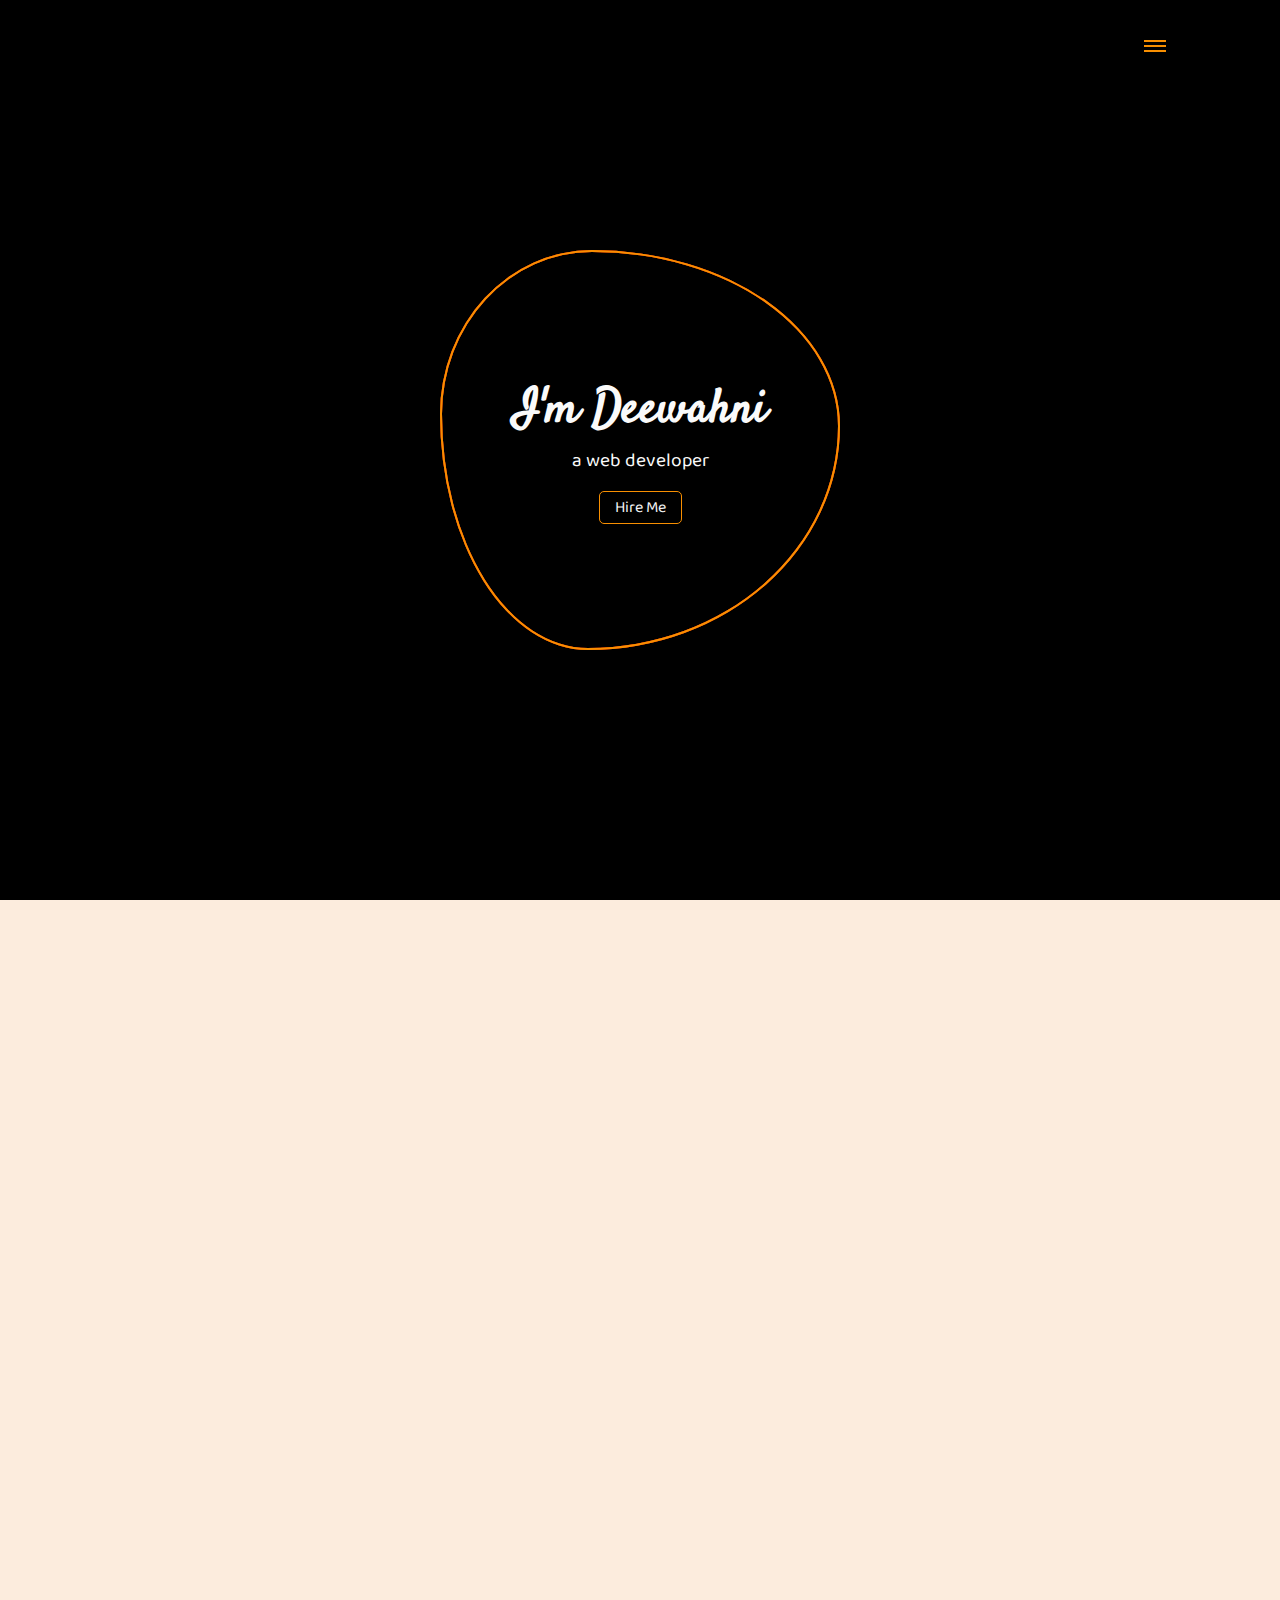
<file: index.html>
<!DOCTYPE html>
<html lang="en">

<head>
    <meta charset="UTF-8">
    <meta http-equiv="X-UA-Compatible" content="IE=edge">
    <meta name="viewport" content="width=device-width, initial-scale=1.0">
    <meta name="author" content="Deewahni Tidalgo">
    <script src="https://code.jquery.com/jquery-3.3.1.js"></script>
    <link rel="stylesheet" href="https://use.fontawesome.com/releases/v5.14.0/css/all.css">
    <link rel="stylesheet" media="screen and (max-width: 500px)" href="css/mobile.css">
    <link rel="stylesheet" media="screen and (max-width: 768px)" href="css/tablet.css">
    <link rel="stylesheet" href="css/style.css">
    <title>Deewahni's Portfolio</title>


</head>

<body>

    <header id="home">
        <div class="menu">
            <span class="toggle">
                <i></i>
                <i></i>
                <i></i>
            </span>
            <div class="menu-content">
                <ul>
                    <li><a href="#home">HOME</a></li>
                    <li><a href="#projects">PROJECTS</a></li>
                    <li><a href="#about">ABOUT</a></li>
                    <li><a href="#contact">CONTACT</a></li>
                </ul>
            </div>
        </div>

        <div class="square">
            <span class="circle"></span>
            <span class="circle"></span>
            <span class="circle"></span>
            <div class="content">
                <h1 class="l-head">I'm Deewahni</h1>
                <p class="l-lead">a web developer</p>
                <a class="btn-main" href="#contact">Hire Me</a>
            </div>
        </div>
    </header>

    <section id="projects">
        <aside class="title">My Projects</aside>

        <div class="wrapper">
            <div class="img-container">
                <a href="eims.html">
                    <div class="content">
                        <span class="circle-content"></span>
                        <h2>1st</h2>

                        <div class="back">
                            <span class="circle-content"></span>
                            <div>
                                <h2>EIMS</h2>
                                <p>Employee Information Management System stores and manages necessary data of
                                    employees.</p>
                            </div>
                        </div>
                    </div>
                </a>
            </div>
            
            <div class="img-container">
                <a href="durian.html">
                    <div class="content">
                        <span class="circle-content"></span>
                        <h2>2nd</h2>

                        <div class="back">
                            <span class="circle-content"></span>
                            <div>
                                <h2>The Durian</h2>
                                <p>this website merely shows off the durian fruit and some of its variety.</p>
                            </div>
                        </div>
                    </div>
                </a>
            </div>
            
            <div class="img-container">
                <a href="starbrecr.netlify.app">
                <div class="content">
                    <span class="circle-content"></span>
                    <h2>3rd</h2>

                    <div class="back">
                        <span class="circle-content"></span>
                        <div>
                            <h2>Starbucks Landing Page</h2>
                            <p>a recreation of the starbucks landing page.</p>
                        </div>
                    </div>
                </div>
                </a>
            </div>


            <!-- <div class="img-container">
                <a href="#">
                <div class="content">
                    <span class="circle-content"></span>
                    <h2>3rd</h2>

                    <div class="back">
                        <span class="circle-content"></span>
                        <div>
                            <h2>Website Title</h2>
                            <p>a little desription about the website created</p>
                        </div>
                    </div>
                </div>
                </a>
            </div> -->

          

        </div>
    </section>

    <section id="about">
        <aside class="title">About Me</aside>
        <div class="about-box">
            <div class="about-desc">
                <h1>Who's this Lady?</h1>
                <p>My name is Deewahni R. Tidalgo, 25 years old, living in Hilongos, Leyte. I am an aspiring web
                    developer. I finished a degree of
                    Bachelor of Science in Information Technology in the year 2020 at Southern Leyte State University.
                    I enjoy frontend web development and am tinkering with it as much as I can.
                </p>
            </div>
            <div class="picture-box">
                <div class="my-picture"></div>
            </div>
            <div class="highlights">
                <fieldset>
                    <legend>
                        <h2>My Skills</h2>
                    </legend>
                    <ul>
                        <li><i class="fab fa-html5 fa-4x"></i>
                            <p>HTML</p>
                        </li>
                        <li><i class="fab fa-css3-alt fa-4x"></i>
                            <p>CSS</p>
                        </li>
                        <li><i class="fab fa-sass fa-4x"></i>
                            <p>SASS</p>
                        </li>
                        <li><i class="fab fa-js-square fa-4x"></i>
                            <p>Javascript</p>
                        </li>
                        <li><i class="fab fa-github-alt fa-4x"></i>
                            <p>Github</p>
                        </li>
                    </ul>
                </fieldset>
            </div>
    </section>

    <section id="resume">
        <aside class="title">Resume</aside>
        <div class="wrapper">
            <p>Here is a pdf copy of my resume, feel free to download.</p>
            <a class="btn" href="deewahni_resume.pdf" download="Deewahni Tidalgo Resume">Download Resume</a>
        </div>
    </section>



    <footer id="contact">
        <div class="location">
            <h4>Location:</h4>
            <p>Brgy. Matapay, Hilongos, Leyte, Philippines</p>
        </div>
        <div class="socmed">
            <a href="https://www.facebook.com/deewahni"><i class="fab fa-facebook fa-2x"></i></a>
            <a href="https://github.com/Deewahni"><i class="fab fa-github fa-2x"></i></a>
            <a href="https://www.linkedin.com/in/deewahni-tidalgo-659186210/"><i class="fab fa-linkedin fa-2x"></i></a>

        </div>
        <div class="contact">
            <i class="fas fa-phone-alt"></i>0965-412-5023
            <br>
            <i class="fas fa-envelope"></i>deetidalgo@gmail.com
        </div>
    </footer>





    <script>
        // hamburger menu toggle on and off
        $('.toggle').on('click', function () {

            $('.menu').toggleClass('active');
        });

    </script>

</body>


</html>
</file>
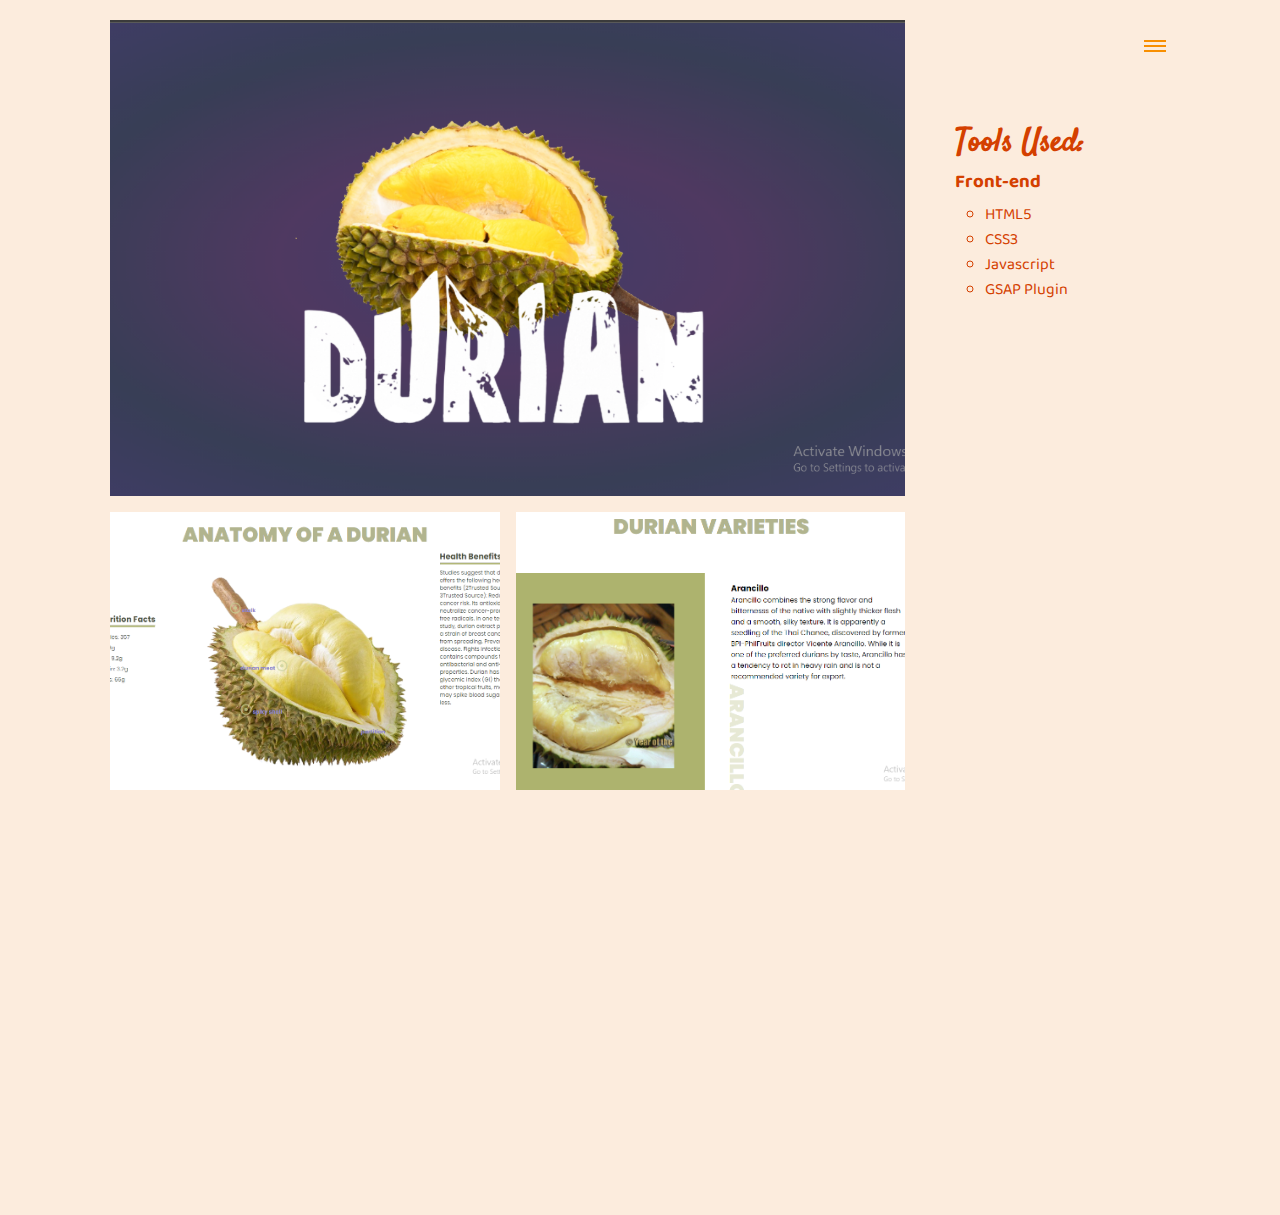
<file: durian.html>
<!DOCTYPE html>
<html lang="en">

<head>
    <meta charset="UTF-8">
    <meta http-equiv="X-UA-Compatible" content="IE=edge">
    <meta name="viewport" content="width=device-width, initial-scale=1.0">
    <meta name="author" content="Management System for employees">
    <script src="https://code.jquery.com/jquery-3.3.1.js"></script>
    <link rel="stylesheet" href="css/style.css">
    <title>Durian Website</title>
</head>




<body>

    <main>
        <div class="menu">
            <span class="toggle">
                <i></i>
                <i></i>
                <i></i>
            </span>
            <div class="menu-content">
                <ul>
                    <li><a href="../index.html#home">HOME</a></li>
                    <li><a href="../index.html#projects">PROJECTS</a></li>
                    <li><a href="../index.html#about">ABOUT</a></li>
                    <li><a href="../index.html#contact">CONTACT</a></li>
                </ul>
            </div>
        </div>

        <div class="gallery">
            <div class="gallery-container-1">
                <img src="images/Durian_site/durian-header.png" alt="landing page">
            </div>
            <div class="galler-container">
                <img src="/images/Durian_site/durian-anatomy.png" alt="profile page">
            </div>
            <div class="gallery-container">
                <img src="/images/Durian_site/durian-variety.png" alt="employee files">
            </div>
        </div>

        <aside>
            <h1 class="page-heading">Tools Used:</h1>
            <h3>Front-end</h3>
            <ul>
                <li>HTML5</li>
                <li>CSS3</li>
                <li>Javascript</li>
                <li>GSAP Plugin</li>
            </ul>
            
        </aside>
    </main>

    

    <article>
        <h1 class="page-heading">The Durian Fruit</h1>
        <a class="web-link" href="https://durian-parallax.netlify.app/">Go to Website</a>
        <p>
            This website shows information about the marvelous fruit, Durian. Some of the many varieties were included
            in this website.
            This is created with the use of HTML, CSS, and GSAP for its animation. It was my first time creating a
            website using GSAP to create animation.
            It was such a thrill to learn such a plugin. I had hard time manipulating the controls to make it the way I
            want it done, it sure was tough. But through reseach and watching a bunch of tutorials, I have made it
            through.
        </p>
    </article>

    <script>
        // hamburger menu toggle on and off
        $('.toggle').on('click', function () {

            $('.menu').toggleClass('active');
        });

    </script>
</body>

</html>
</file>
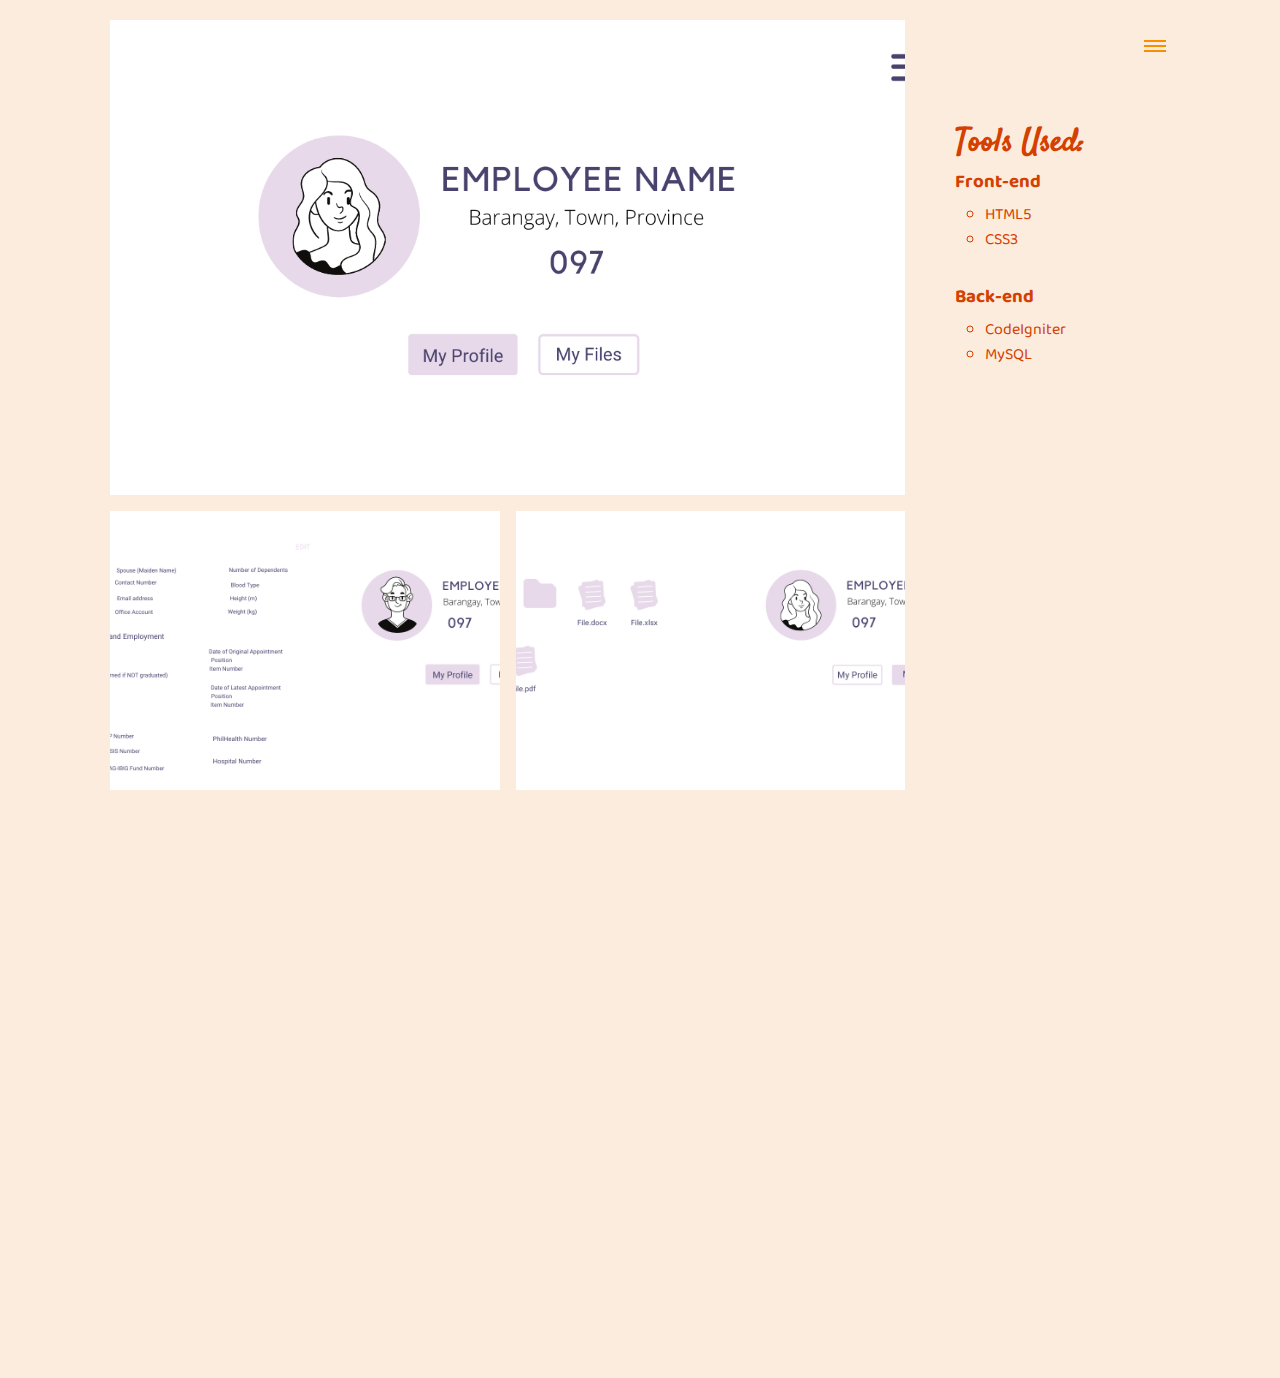
<file: eims.html>
<!DOCTYPE html>
<html lang="en">

<head>
    <meta charset="UTF-8">
    <meta http-equiv="X-UA-Compatible" content="IE=edge">
    <meta name="viewport" content="width=device-width, initial-scale=1.0">
    <meta name="author" content="Management System for employees">
    <script src="https://code.jquery.com/jquery-3.3.1.js"></script>
    <link rel="stylesheet" href="css/style.css">
    <title>Employment Information Management System</title>
</head>




<body>

    <main>
        <div class="menu">
            <span class="toggle">
                <i></i>
                <i></i>
                <i></i>
            </span>
            <div class="menu-content">
                <ul>
                    <li><a href="../index.html#home">HOME</a></li>
                    <li><a href="../index.html#projects">PROJECTS</a></li>
                    <li><a href="../index.html#about">ABOUT</a></li>
                    <li><a href="../index.html#contact">CONTACT</a></li>
                </ul>
            </div>
        </div>

        <div class="gallery">
            <div class="gallery-container-1">
                <img src="images/Employee_Account/LandingPage.png" alt="landing page">
            </div>
            <div class="galler-container">
                <img src="/images/Employee_Account/EmployeeProfile.png" alt="profile page">
            </div>
            <div class="gallery-container">
                <img src="/images/Employee_Account/EmployeeFiles.png" alt="employee files">
            </div>
        </div>

        <aside>
            <h1 class="page-heading">Tools Used:</h1>
            <h3>Front-end</h3>
            <ul>
                <li>HTML5</li>
                <li>CSS3</li>
            </ul>
            
            <h3>Back-end</h3>
            <ul>
                <li>CodeIgniter</li>
                <li>MySQL</li>
            </ul>
        </aside>
    </main>

   

    <article>
        <h1 class="page-heading">Employee Information Management System</h1>
        <a class="web-link" href="#">Go to Website</a>
        <p>
            This system is a collaboration work. It initially stores data into the server. As the name implies, employee
            information management is its main purpose. A client has requested to have a system where employees upload their
            information required by the organization. From basic information to things like SSS, SAL-N and whatnots, to
            name a few.
            This system is designed to upload and store any document files such as word, excel, pdf, and images.
            <br>
            Since it is built to store individual information, we designed the system to have log-in/log-out setup
            where every individual has their own account. We made the layout as simple as possible so that the not-so-techy
            employees will not have hard time operating it. We also created a dashboard for the administrator of this sytem. 
            It's function is to be able to oversee and check all the important files uploaded as well as the information provided.
        </p>
    </article>

    <script>
        // hamburger menu toggle on and off
        $('.toggle').on('click', function () {

            $('.menu').toggleClass('active');
        });

    </script>
</body>

</html>
</file>
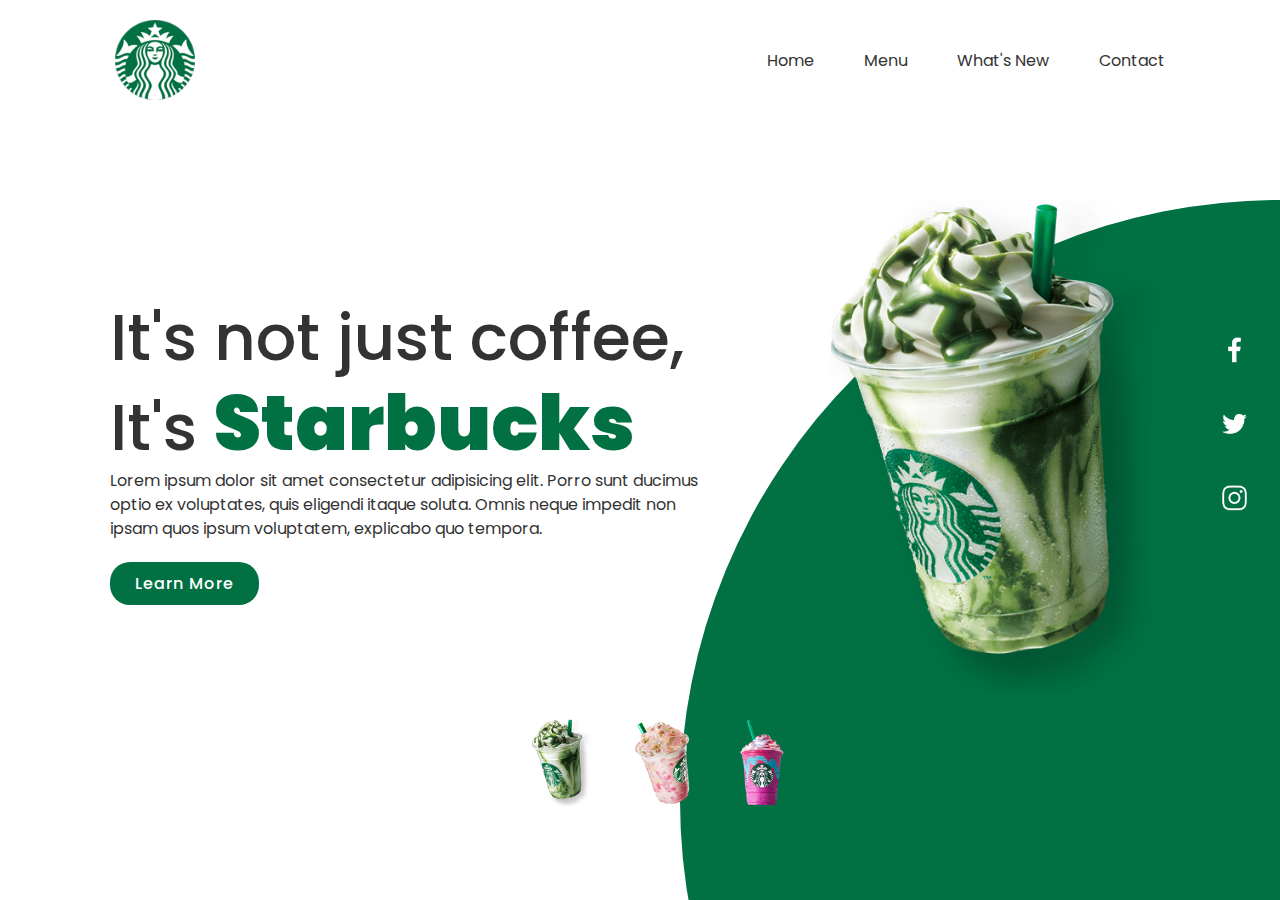
<file: starb.html>
<!DOCTYPE html>
<html lang="en">

<head>
    <meta charset="UTF-8">
    <meta http-equiv="X-UA-Compatible" content="IE=edge">
    <meta name="viewport" content="width=device-width, initial-scale=1.0">
    <link rel="stylesheet" href="sass/style.css">
    <title>sampleTemplate</title>
</head>

<body>
    <nav class="navigation container">
        <div class="logo"><a href="index.html"><img src="images/logo.png" alt="starbucks logo"></a></div>
      
        <ul class="">
            <li><a href="#">Home</a></li>
            <li><a href="#">Menu</a></li>
            <li><a href="#">What's New</a></li>
            <li><a href="#">Contact</a></li>
        </ul>
        
    </nav>

    <main class="showcase container">
        <div class="content-container"> 
           <div class="content">
                <h2 class="tagline">It's not just coffee,<br> It's <span>Starbucks</span> </h2>
                <p class="desc">Lorem ipsum dolor sit amet consectetur adipisicing elit. Porro sunt ducimus optio ex
                    voluptates, quis eligendi itaque soluta. Omnis neque impedit non ipsam quos ipsum voluptatem, explicabo
                    quo tempora.</p>
           </div>
            <a href="#" class="btn">Learn More</a> 
        </div>

        <div class="big-pic">
            <img src="images/img1.png" alt="green sundae" class="starbucks">
            <div class="circle"></div>
        </div>

        <ul class="socmed">
            <li><a href="#" class="btn-light"><img src="images/facebook.png" alt="facebook logo"></a></li>
            <li><a href="#" class="btn-light"><img src="images/twitter.png" alt="twitter logo"></a></li>
            <li><a href="#" class="btn-light"><img src="images/instagram.png" alt="instagram logo"></a></li>
        </ul>

        <ul class="thumb">
            <li><img src="images/thumb1.png" alt="green sundae" onclick="imgSlider('images/img1.png');changeCircleColor('#017143')"></li>
            <li><img src="images/thumb2.png" alt="pink sundae" onclick="imgSlider('images/img2.png');changeCircleColor('#eb7495')"></li>
            <li><img src="images/thumb3.png" alt="purple sundae" onclick="imgSlider('images/img3.png');changeCircleColor('#d752b1')"></li>
        </ul>
    </main>

 
    <script type="text/javascript">
		function imgSlider(anything)
		{
			document.querySelector('.starbucks').src = anything;
		}

		function changeCircleColor(color)
		{
			const circle = document.querySelector('.circle');
			circle.style.background = color;
		}

	</script>

</body>

</html>
</file>
<file: css/mobile.css>
@media screen and (max-width: 500px)  {

header .square {
    width: 250px;
    height: 250px;
}

header .l-head {
    font-size: 2rem;
}

header .l-lead {
    font-size: 0.9rem;
}

header .menu.active {
    height: auto;
    padding: 20px;
}

.menu.active ul{
    display: flex;
    flex-direction: column;
}

.menu.active li {
    margin: 5px 0;
}

body .title {
    padding: 0;
}

body #projects, 
body #about,
body  #resume,
#projects .wrapper,
#about .wrapper,
#resume .wrapper
 {
     margin-left: 0;
    padding-left: 5px;
}



#projects .wrapper,
#about .about-desc,
#resume .wrapper {
    margin-left: 0px;
}

#projects .img-container {
    width: 90%;
}

.about-box .my-picture {
    position: relative;
    left: 20px;
    width: 300px;
    height: 300px;
}

.my-picture::after {
    display: none;
}
.about-box .my-picture::after  {
    left: 15px;
    width: 250px;
    height: 250px;
}

#about h1 {
    font-size: 3rem;
}
#about p {
    font-size: 0.85rem;
}

#about .highlights  {
    width: 100%;
    bottom: -350px;
}

#about .highlights ul{
  display: grid;
  grid-template-columns: repeat(3, 1fr);
}
.highlights i {
    font-size: 2.5rem;
}

body #resume {
    position:relative;
    top: 50px;
}
body #contact {
    display: flex;
    flex-direction: column-reverse;
    
}

#contact div {
    margin: 20px;
}


}
</file>
<file: css/tablet.css>
@media screen and (max-width: 768px)  {
    header {
        height: 70vh;
    }

    header .menu{
        right: 20px;       
    }

    header .menu.active {
        width: calc(100% - 50px);
    }

    #projects .wrapper {
        width: 100%;
        display: grid;
        grid-gap: 1rem;
        grid-template-columns: repeat(auto-fit, minmax(250px, 1fr));
        
    }
   .wrapper .img-container{
        width:250px;
        height: 250px;
    }
    #about {
        padding: 0;
    }
    #about .about-box {
        flex-direction: column;
    }
    #about .title {
        margin: 20px;
    }

    .about-box .about-desc {
        width: 100%
    }
  
    .about-box .picture-box {
        width: 100%;
        left: -47px;
    }
    .up {
        
        display: none;
        
    }
   .picture-box .down {
        width: 100vw;
        height: 250px;
        bottom: -5px;
    }
    .about-box .highlights {
        width: 90%;
        bottom: -300px;
    }
   body #resume {
        margin-top: 300px;
        height: 35vh;
    }
}
</file>
<file: css/style.css>
@import url('https://fonts.googleapis.com/css2?family=Baloo+2:wght@400;500;600;700;800&family=Satisfy&display=swap');

:root {
    --primary-color: #000;
    --secondary-color: #fafafa;
    --accent-color: #f88f01;
    --text-heading: 'Satisfy', cursive;
    --page-width: 1100px;
}
* {
    margin: 0;
    padding: 0;
    box-sizing: border-box;
    letter-spacing: 1;

}

html,body {
    width: 100%;
    height: 100%;
    overflow-x: hidden;
    font-family: 'Baloo 2', cursive;
    background: #fcecdd;
    scroll-behavior: smooth;
}

h1, h2 {
    font-family: var(--text-heading);
}

a {
    text-decoration: none;
    color: var(--primary-color);
}

ul {
    list-style: none;
}
img{
    width: 100%;
    height: 100%;
    object-fit: cover;
}
/* reusables */
.l-head {
    color: var(--secondary-color);
    font-size: 3rem;
}

.l-lead {
    color: var(--secondary-color);
    font-size: 1.2rem;
    font-weight: 200;
}

.title {
    writing-mode:vertical-lr;
    transform: rotate(180deg);
    margin-top: 0px;
    padding: 10px;
    height: auto;
    display: flex;
    justify-content: flex-end;
    color: rgba(0, 0, 0, 0.65);
    border-left: 3px wheat solid;
    letter-spacing: 5px;
    font-size: 1.2rem;
}

/* showcase */
header{
    background: var(--primary-color);
    width: 100vw;
    height: 100vh;
    position: relative;
    display: grid;
    place-items: center;
    text-align: center;
}

.square {
    position: relative;
    width: 400px;
    height: 400px;
    display:flex;
    justify-content: center;
    align-items: center;
    border-radius: 50%;
}

.content {
    z-index: 1000;
}

.circle:nth-child(1) {
    position: absolute;
    top: 0;
    left: 0;
    width: 100%;
    height: 100%;
    border: 2px solid #be0000;
    border-radius: 38% 62% 63% 37% / 41% 44% 56% 59%;
    transition: 0.5s;
    animation: animate 6s linear infinite;
}

.square:hover .circle:nth-child(1) {
    border: none;
    background: rgba(248, 143, 1, 0.6);
}

.circle:nth-child(2) {
    position: absolute;
    top: 0;
    left: 0;
    width: 100%;
    height: 100%;
    border: 2px solid #d44000;
    border-radius: 38% 62% 63% 37% / 41% 44% 56% 59%;
    transition: 0.5s;
    animation: animate 4s linear infinite;
}

.square:hover .circle:nth-child(2) {
    border: none;
    background: rgba(248, 143, 1, 0.6);
}

.circle:nth-child(3) {
    position: absolute;
    top: 0;
    left: 0;
    width: 100%;
    height: 100%;
    border: 2px solid #f88f01;
    border-radius: 38% 62% 63% 37% / 41% 44% 56% 59%;
    transition: 0.5s;
    animation: animate2 10s linear infinite;
}

.square:hover .circle:nth-child(3) {
    border: none;
    background: rgba(248, 143, 1, 0.6);
}

/* animating the circles */
@keyframes animate {
    0% {
        transform: rotate(0deg);

    }

    100% {
        transform: rotate(360deg);
    }
}

    /* the reverse direction */
@keyframes animate2 {
    0% {
        transform: rotate(360deg);
    }

    100% {
        transform: rotate(0deg);
    }
}

.btn-main {
    display: inline-block;
    border: 1px var(--accent-color) solid;
    color: whitesmoke;
    margin-top: 15px;
    padding: 3px 15px;
    border-radius: 5px;
    transition: .4s ease-in-out;
}
.square:hover .btn-main {
    border:1px white solid;
}
.btn-main:hover {
    background: wheat;
    color: var(--accent-color);
}
/* Navigation */

.menu{
    position: fixed;
    top: 20px;
    right: 100px;
    height: 50px;
    width: 50px;
    text-align: center;
    overflow: hidden;
    transition: all 0.2s ease;
    z-index: 100000;
    display: grid;
    place-items: center;
   
}

.menu:hover {
    transform: scale(1.8);
}

.menu.active {
    width: calc(100% - 350px);
    background: var(--secondary-color);
    border-radius: 5px;
    box-shadow: 0px 4px 7px rgba(255, 255, 255, 0.18),
    0px -4px 7px rgba(255, 255, 255, 0.2);
    transform: scale(1);
    z-index: 100000 !important;
}

.menu.active .menu-content *{
    opacity: 1;
}

.menu.active span i:nth-child(1) {
    transform: rotate(-45deg) translate(-50%, -50%);
    top: 50%;
}

.menu.active span i:nth-child(2) {
    transform: translateX(-100px);
    opacity: 0;
}

.menu.active span i:nth-child(3) {
    transform: rotate(45deg) translate(-50%, -50%);
    top: 50%;
}
    /* the hamburger lines */
.menu span {
    width: 50px;
    height: 50px;
    position: absolute;
    right: 0;
    cursor: pointer;
    z-index: 1;
    background: transparent;
    border-radius: 0;

    }

.menu span i {
    position: absolute;
    transform-origin: 50% 50%;
    width: 45%;
    height: 2px;
    left: 0;
    right:0;
    margin: auto;
    background: var(--accent-color);
    transition: transform 0.3s ease, opacity 0.1s ease 0.1s;
}
    /* positioning hanburger lines */
.menu span i:nth-child(1) {
    top: 40%;
}

.menu span i:nth-child(2) {
    top: 50%;
}

.menu span i:nth-child(3) {
    top: 60%;
}

    /* supposed to be the content of the menu */
    .menu .menu-content *{
    opacity: 0; 
}

.menu .menu-content ul {
    display: flex;
    justify-content: space-evenly;
    align-items: flex-start;
}

.menu .menu-content ul li a{
    display: inline-block;
    margin: 0 50px;
    color: var(--accent-color);
    transition: opacity 0.3s ease 0.3s;
    cursor: pointer;
    position: relative;
    font-size: 1.2rem;
    font-weight: 600;
}

.menu .menu-content ul li a:hover::before {
    opacity: 0.8;
    top: 13px;
    left: 20px;
}

.menu .menu-content ul li a:hover::after {
    opacity: 0.8;
    bottom: 13px;
    left: -20px;
}

.menu .menu-content ul li a::before,
.menu-content ul li a::after {
    content: "";
    position: absolute;
    width: 20px;
    height: 2px;
    background: var(--accent-color);
    transition: all 0.3s ease;
}

.menu .menu-content ul li a::before {
    transform: rotate(-55deg);
    left: 60px;
    top: -30px;
    opacity: 0;
    right: 0;
    margin: auto;
}

.menu .menu-content ul li a::after {
    transform: rotate(-55deg);
    left: -60px;
    bottom: -30px;
    opacity: 0;
    right: 0;
    margin: auto;
}


/* PROJECTS SECTION */
#projects{
    width:100vw;
    height: auto;
    margin: 20px 20px 50px 0;
    display: flex;
    padding-top: 100px; 
}

.wrapper {
    margin-left: 100px;
    width:80%;
    height: auto;
    display: grid;
    grid-gap: 1rem;
    grid-template-columns: repeat(3,1fr);
}

.img-container {
    width: 300px;
    height: 300px;
    margin-right: 20px;
    display: grid;
    place-items: center;
}

.img-container:nth-child(1) {
    background: #f88f01 url('../images/Employee_Account/LandingPage.png') no-repeat center center/cover;
}

.img-container:nth-child(2) {
    background: #f88f01 url('../images/Durian_site/durian-header.png') no-repeat center center/cover;
}

.img-container:nth-child(3) {
    background: #f88f01 url('../images/starb.png') no-repeat center center/cover;
}
.img-container a {
    width: 100%;
    height: 100%;
    display: grid;
    place-items: center;
}
.img-container .content {
    position: relative;
    width:70%;
    height: 70%;
    background: rgba(248, 143, 1, 0.6);
    display: grid;
    place-items: center;
    border-radius: 50%;
    transition: all 1s ease;
    transform-style: preserve-3d;
    perspective: 1000px;
    text-align: center;
}

.img-container:hover .content{
    transform: rotateY(180deg);
}

.img-container .back {
    position: absolute;
    width: 100%;
    height: 100%;
    background: var(--primary-color);
    display: grid;
    place-items: center;
    border-radius: 50%;
    transition: background 1s ease;
    transform-style: preserve-3d;
    perspective: 1000px;
    backface-visibility: hidden;
    transform-style: preserve-3d;
    transform: rotateY(180deg);
    padding: 20px;
}

.back div {
    width: 100%;
    height: 100%;
    color: var(--secondary-color);
    text-align: center;
    border-radius: 50%;
    font-size: 0.8rem;
    display: flex;
    flex-direction:column;
    align-items: center;
    justify-content: center;
    transform: translateZ(50px);
    backface-visibility: hidden;
}

.content .back div h2 {
    font-size: 1rem;
}


.img-container .content h2 {
    font-size: 1.5rem;
    color: var(--secondary-color);
    letter-spacing: 2px;
}

.img-container .content p {
    font-size: 0.75rem;
}

.circle-content {
    position: absolute;
    border: 1px white solid;
    width: 90%;
    height: 90%;
    border-radius: 50%;
}



/* ABOUT SECTION */
#about {
    background: rgb(37, 37, 37);
    width: 100vw;
    height: auto;
    margin: 200px auto;
    padding: 20px;
    position: relative;
    display: flex;
    justify-content: center;
}

#about .title {
    color: var(--secondary-color);
}
.about-box {
    display: flex;
    padding: 50px 0;
}
.about-desc {
    color: #f6dcbf;
    width: 50%;
    margin: 20px 20px 50px;
    letter-spacing: 1px;
}

.about-desc h1 {
    font-size: 4rem;
    line-height: 1;
}

.about-desc p {
    margin-top: 50px;
    font-size: 1rem;
    width: 75%;
    line-height: 2;
}
.picture-box {
    position: relative;
    display:block;
    width: 50%;
}

.my-picture {
    background: url(../images/dee1.jpg) no-repeat center center/cover;
    width: 400px;
    height: 400px;
    border-radius: 50%;
    border: 20px rgba(248, 143, 1, 0.95) solid;
}




.highlights {
    position: absolute;
    left:0;
    right:0;
    margin: 50px auto;
    bottom: -300px;
    width: 80%;
    height: auto;
    position:absolute;
    z-index: 1000;
    background: var(--secondary-color);
    padding: 20px;
}
fieldset, legend {
    color: var(--accent-color);
}

legend h2{
    padding: 0 10px;
}
.highlights ul {
    display: flex;
    justify-content: space-evenly;
    align-items: center;
    text-align: center;

}

.highlights ul li {
    padding: 20px;
    width: 30%;
    color: var(--accent-color);
}

.highlights p {
    font-size: 0.9rem;
}


/* Resume Section */
#resume {
    margin: 400px 0 100px 20px;
    height: 30vh;
    display: flex;
}

#resume .wrapper {
    display: flex;
    flex-direction: column;
    justify-content: first baseline;
    align-items: center;
    width: 100%;
    padding: 20px;
}

#resume .wrapper p {
    display: inline;
    color: grey;
}

#resume .wrapper .btn{
    display: inline-block;
    padding: 10px;
    border: 2px rgba(0, 0, 0, 0.65) solid;
    background: transparent;
    border-radius: 5px;
    cursor: pointer;
    transition: all 0.5s ease;
}

#resume .btn:hover {
    border: 2px var(--accent-color) solid;
    color: var(--accent-color);
}


/* Footer Contact Section */
#contact {
    display: grid;
    grid-template-columns: repeat(3,1fr);
    grid-gap: 2px;
    place-items: center;
    background: var(--accent-color);
    padding: 20px;
    
}

.socmed a,  .contact i{
   margin: 0 10px;
   transition: color .5s ease;
}

#contact a:hover {
    color:var(--secondary-color);
}

/* PROJECT PAGES */
main, article {
    max-width: var(--page-width);
    padding: 20px;
    margin: 0px auto;
    color: #d44000;
}

main {
     display: flex;
     width: 100vw;
     height: 90vh;
}

aside {
    margin-top: 100px;
    color: #d44000;
}

.page-heading {
    font-size: 2rem;
}

aside ul {
    list-style: circle;
    padding: 30px;
    margin-top: -25px;
}


.gallery {
    width: 75%;
    height: 100%;
    margin-right: 50px;
    display: grid;
    grid-gap: 1rem;
    grid-template-columns: repeat(2, 1fr);
}

.gallery-container-1 {
    grid-column: 1 / span 2;
}

.web-link {
    border: 1px var(--accent-color) solid;
    padding: 5px 8px;
    border-radius: 30px;
    font-size: 0.85rem;
    transition: 0.4s;
}

.web-link:hover {
    background: var(--accent-color);
    color: white;
}

article {
    margin-top: 100px;
    line-height: 1.7;
}

article p {
    margin-top: 20px;
    width: 80%;
    font-size: 1.2rem;
}
</file>
<file: sass/style.css>
@import url("https://fonts.googleapis.com/css2?family=Poppins:wght@200;300;400;500;600;700;800;900&display=swap");
:root {
  --max-width: 1100px;
}

* {
  margin: 0;
  padding: 0;
  -webkit-box-sizing: border-box;
          box-sizing: border-box;
  font-family: 'Poppins', sans-serif;
}

body {
  background: #fff;
}

a {
  text-decoration: none;
  color: #333;
  padding: 10px 25px;
  border-radius: 20px;
  -webkit-transition: .5s;
  transition: .5s;
}

ul {
  list-style: none;
}

img {
  width: 100%;
  height: auto;
}

.container {
  max-width: var(--max-width);
  margin: 0 auto;
}

.btn {
  background-color: #017143;
  color: #fff;
  letter-spacing: 1px;
  font-weight: 500;
}

.btn:hover {
  -webkit-box-shadow: 0 4px 8px 0 rgba(0, 0, 0, 0.2), 0 6px 20px 0 rgba(0, 0, 0, 0.19);
          box-shadow: 0 4px 8px 0 rgba(0, 0, 0, 0.2), 0 6px 20px 0 rgba(0, 0, 0, 0.19);
  background-color: #fff;
  color: #333;
}

.btn-light {
  background: none;
}

.btn-light:hover {
  background-color: rgba(255, 255, 255, 0.5);
}

.navigation {
  display: -webkit-box;
  display: -ms-flexbox;
  display: flex;
  -webkit-box-pack: justify;
      -ms-flex-pack: justify;
          justify-content: space-between;
  -webkit-box-align: center;
      -ms-flex-align: center;
          align-items: center;
  padding: 20px 0;
}

.navigation .logo {
  width: 80px;
  height: 80px;
}

.navigation ul {
  display: -webkit-box;
  display: -ms-flexbox;
  display: flex;
}

.navigation ul a:hover {
  background-color: #017143;
  color: #fff;
}

.showcase {
  display: -webkit-box;
  display: -ms-flexbox;
  display: flex;
  -webkit-box-pack: justify;
      -ms-flex-pack: justify;
          justify-content: space-between;
  width: 100%;
  height: 80vh;
  padding: 80px 20px;
}

.showcase .content-container {
  position: relative;
  max-width: 600px;
}

.showcase .content-container .content {
  padding-top: 100px;
}

.showcase .content-container .tagline {
  color: #333;
  font-size: 4em;
  line-height: 1.2;
  font-weight: 500;
}

.showcase .content-container .tagline span {
  color: #017143;
  font-size: 1.2em;
  font-weight: 900;
}

.showcase .content-container .desc {
  color: #333;
  line-height: 1.5em;
  margin-bottom: 30px;
}

.showcase .big-pic {
  max-width: 50%;
}

.showcase .big-pic img {
  max-width: 340px;
}

.showcase .big-pic .circle {
  position: absolute;
  bottom: 0;
  right: 0;
  width: 900px;
  height: 900px;
  background: #017143;
  -webkit-clip-path: circle(600px at right 800px);
          clip-path: circle(600px at right 800px);
  z-index: -1;
}

.showcase .socmed {
  display: -webkit-box;
  display: -ms-flexbox;
  display: flex;
  -webkit-box-orient: vertical;
  -webkit-box-direction: normal;
      -ms-flex-direction: column;
          flex-direction: column;
  -webkit-box-pack: center;
      -ms-flex-pack: center;
          justify-content: center;
  -webkit-box-align: center;
      -ms-flex-align: center;
          align-items: center;
  position: absolute;
  right: 0;
  -webkit-transform: translateY(50%);
          transform: translateY(50%);
}

.showcase .socmed a {
  display: inline-block;
  margin: 5px 0;
  -webkit-transform: scale(0.6);
          transform: scale(0.6);
  -webkit-filter: invert(1);
          filter: invert(1);
}

.showcase .thumb {
  display: -webkit-box;
  display: -ms-flexbox;
  display: flex;
  position: absolute;
  bottom: 40px;
  left: 40%;
  -webkit-transform: translateY(-50%);
          transform: translateY(-50%);
}

.showcase .thumb li {
  margin: 0 20px;
  cursor: pointer;
  -webkit-transition: 0.5s;
  transition: 0.5s;
}

.showcase .thumb li img {
  max-width: 60px;
}

.showcase .thumb li:hover {
  -webkit-transform: translateY(-15px);
          transform: translateY(-15px);
}
/*# sourceMappingURL=style.css.map */
</file>
